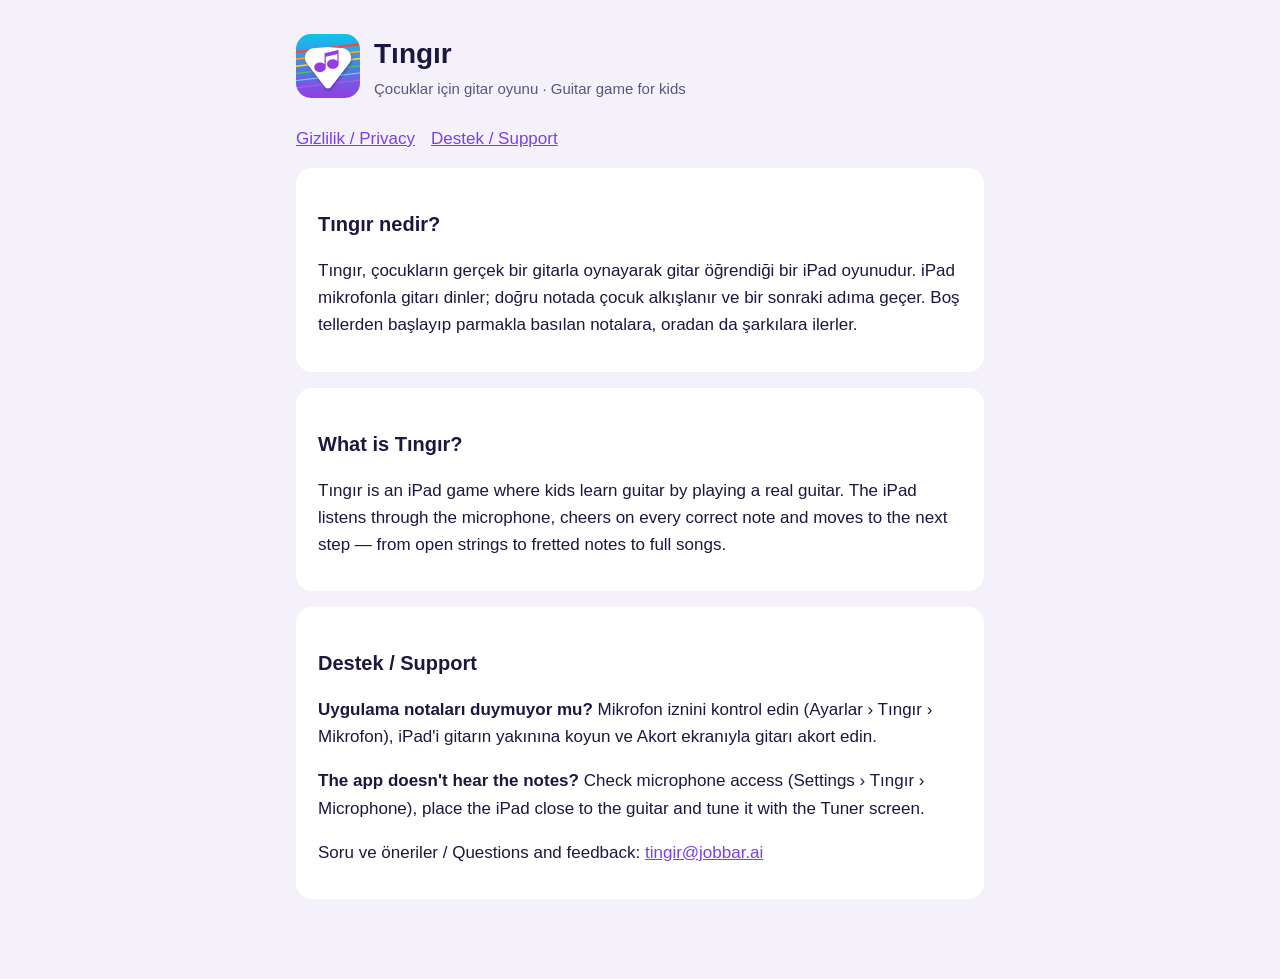
<file: index.html>
<!doctype html><html lang="tr"><head><meta charset="utf-8"><meta name="viewport" content="width=device-width,initial-scale=1">
<title>Tıngır</title><link rel="stylesheet" href="style.css"></head><body><main>
<header><img src="icon.png" alt=""><div><h1>Tıngır</h1><div class="muted">Çocuklar için gitar oyunu · Guitar game for kids</div></div></header>
<nav><a href="privacy.html">Gizlilik / Privacy</a><a href="#destek">Destek / Support</a></nav>
<section><h2>Tıngır nedir?</h2><p>Tıngır, çocukların gerçek bir gitarla oynayarak gitar öğrendiği bir iPad oyunudur. iPad mikrofonla gitarı dinler; doğru notada çocuk alkışlanır ve bir sonraki adıma geçer. Boş tellerden başlayıp parmakla basılan notalara, oradan da şarkılara ilerler.</p></section>
<section><h2>What is Tıngır?</h2><p>Tıngır is an iPad game where kids learn guitar by playing a real guitar. The iPad listens through the microphone, cheers on every correct note and moves to the next step — from open strings to fretted notes to full songs.</p></section>
<section id="destek"><h2>Destek / Support</h2>
<p><b>Uygulama notaları duymuyor mu?</b> Mikrofon iznini kontrol edin (Ayarlar › Tıngır › Mikrofon), iPad'i gitarın yakınına koyun ve Akort ekranıyla gitarı akort edin.</p>
<p><b>The app doesn't hear the notes?</b> Check microphone access (Settings › Tıngır › Microphone), place the iPad close to the guitar and tune it with the Tuner screen.</p>
<p>Soru ve öneriler / Questions and feedback: <a href="mailto:tingir@jobbar.ai">tingir@jobbar.ai</a></p></section>
</main></body></html>
</file>
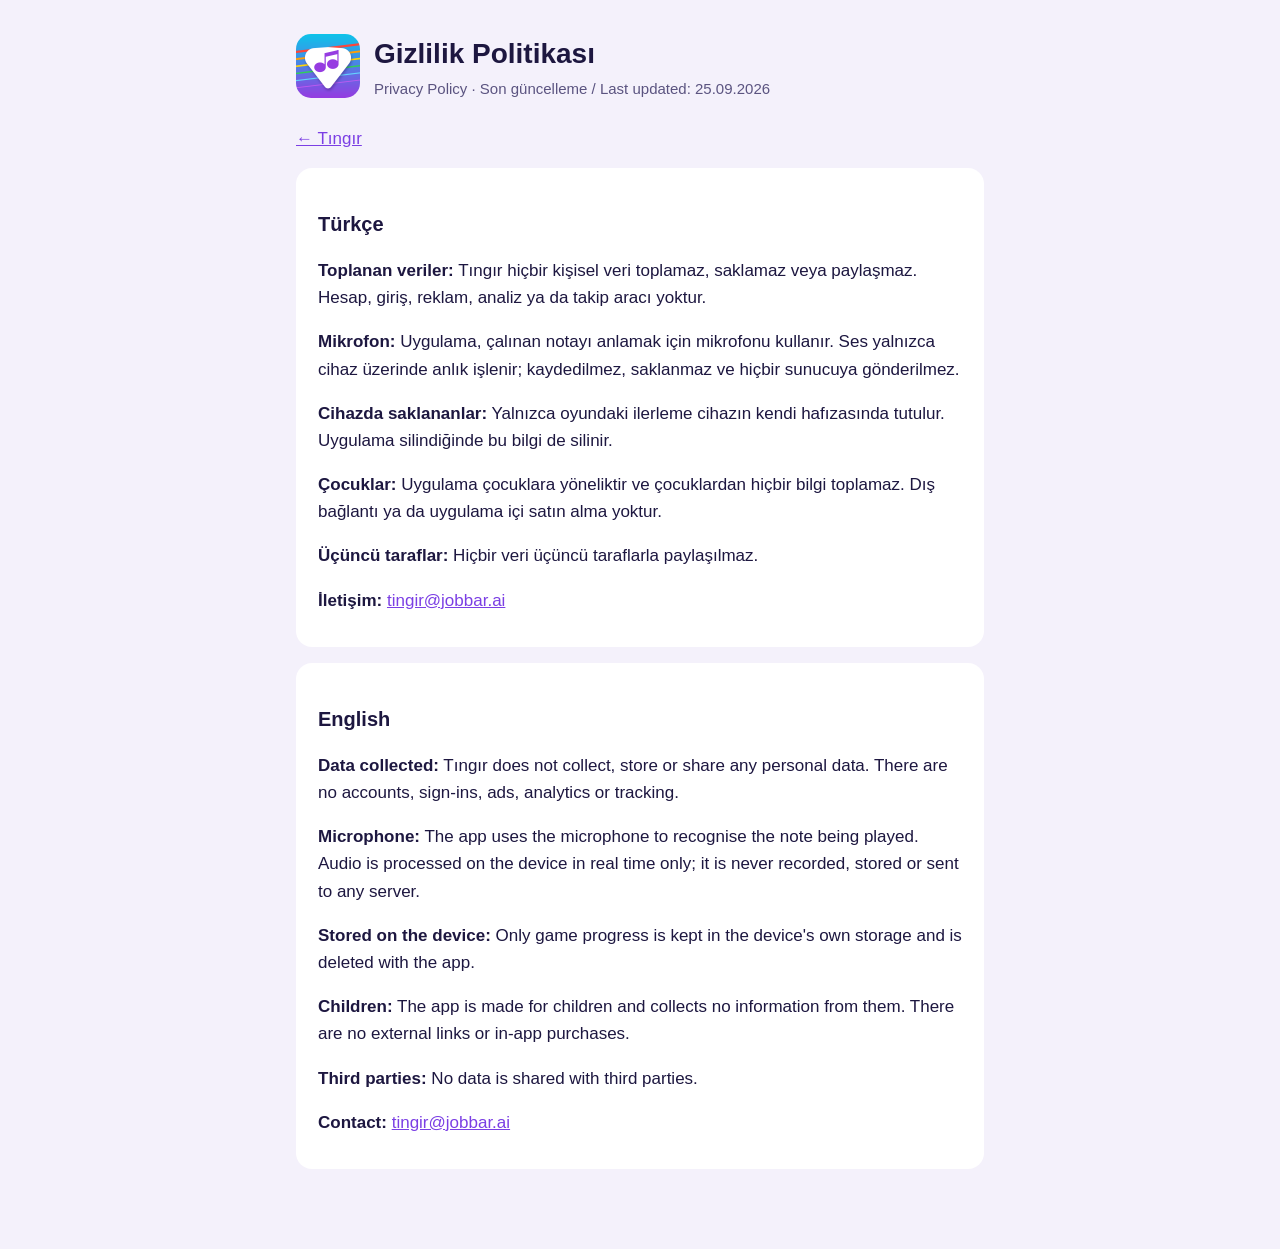
<file: privacy.html>
<!doctype html><html lang="tr"><head><meta charset="utf-8"><meta name="viewport" content="width=device-width,initial-scale=1">
<title>Tıngır Gizlilik</title><link rel="stylesheet" href="style.css"></head><body><main>
<header><img src="icon.png" alt=""><div><h1>Gizlilik Politikası</h1><div class="muted">Privacy Policy · Son güncelleme / Last updated: 25.09.2026</div></div></header>
<nav><a href="index.html">← Tıngır</a></nav>
<section><h2>Türkçe</h2>
<p><b>Toplanan veriler:</b> Tıngır hiçbir kişisel veri toplamaz, saklamaz veya paylaşmaz. Hesap, giriş, reklam, analiz ya da takip aracı yoktur.</p>
<p><b>Mikrofon:</b> Uygulama, çalınan notayı anlamak için mikrofonu kullanır. Ses yalnızca cihaz üzerinde anlık işlenir; kaydedilmez, saklanmaz ve hiçbir sunucuya gönderilmez.</p>
<p><b>Cihazda saklananlar:</b> Yalnızca oyundaki ilerleme cihazın kendi hafızasında tutulur. Uygulama silindiğinde bu bilgi de silinir.</p>
<p><b>Çocuklar:</b> Uygulama çocuklara yöneliktir ve çocuklardan hiçbir bilgi toplamaz. Dış bağlantı ya da uygulama içi satın alma yoktur.</p>
<p><b>Üçüncü taraflar:</b> Hiçbir veri üçüncü taraflarla paylaşılmaz.</p>
<p><b>İletişim:</b> <a href="mailto:tingir@jobbar.ai">tingir@jobbar.ai</a></p></section>
<section><h2>English</h2>
<p><b>Data collected:</b> Tıngır does not collect, store or share any personal data. There are no accounts, sign-ins, ads, analytics or tracking.</p>
<p><b>Microphone:</b> The app uses the microphone to recognise the note being played. Audio is processed on the device in real time only; it is never recorded, stored or sent to any server.</p>
<p><b>Stored on the device:</b> Only game progress is kept in the device's own storage and is deleted with the app.</p>
<p><b>Children:</b> The app is made for children and collects no information from them. There are no external links or in-app purchases.</p>
<p><b>Third parties:</b> No data is shared with third parties.</p>
<p><b>Contact:</b> <a href="mailto:tingir@jobbar.ai">tingir@jobbar.ai</a></p></section>
</main></body></html>
</file>
<file: style.css>
:root { --bg: #f4f1fb; --fg: #1d1740; --muted: #5b5480; --card: #fff; --accent: #7b3fe4; }
@media (prefers-color-scheme: dark) { :root { --bg: #15112a; --fg: #eeeaff; --muted: #b3acd6; --card: #211b3d; --accent: #b48cff; } }
* { box-sizing: border-box; }
body { margin: 0; font: 17px/1.6 -apple-system, BlinkMacSystemFont, "Segoe UI", sans-serif; background: var(--bg); color: var(--fg); }
main { max-width: 720px; margin: 0 auto; padding: 32px 16px 64px; }
header { display: flex; align-items: center; gap: 14px; margin-bottom: 24px; }
header img { width: 64px; height: 64px; border-radius: 15px; }
h1 { margin: 0; font-size: 28px; } h2 { margin-top: 32px; font-size: 20px; }
section { background: var(--card); border-radius: 16px; padding: 8px 22px 16px; margin: 16px 0; }
a { color: var(--accent); } .muted { color: var(--muted); font-size: 15px; }
nav a { margin-right: 16px; }
</file>
